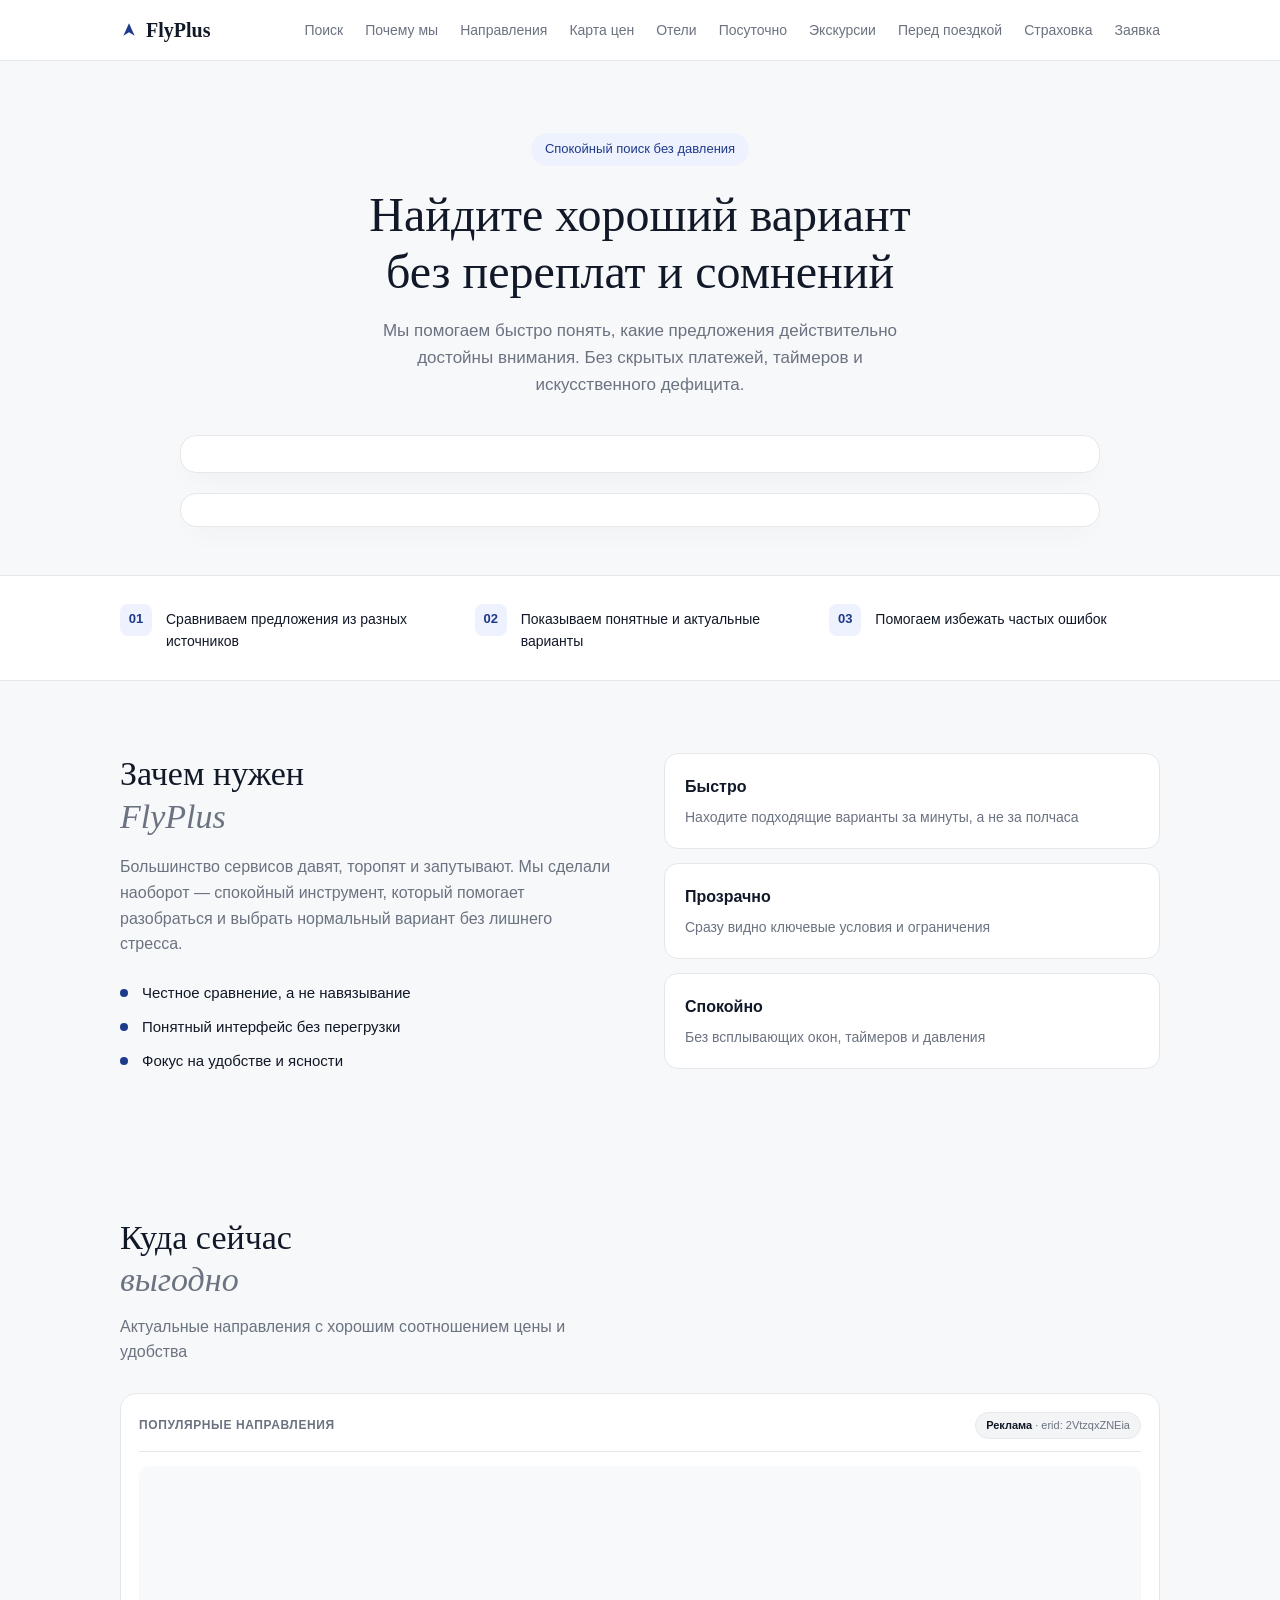
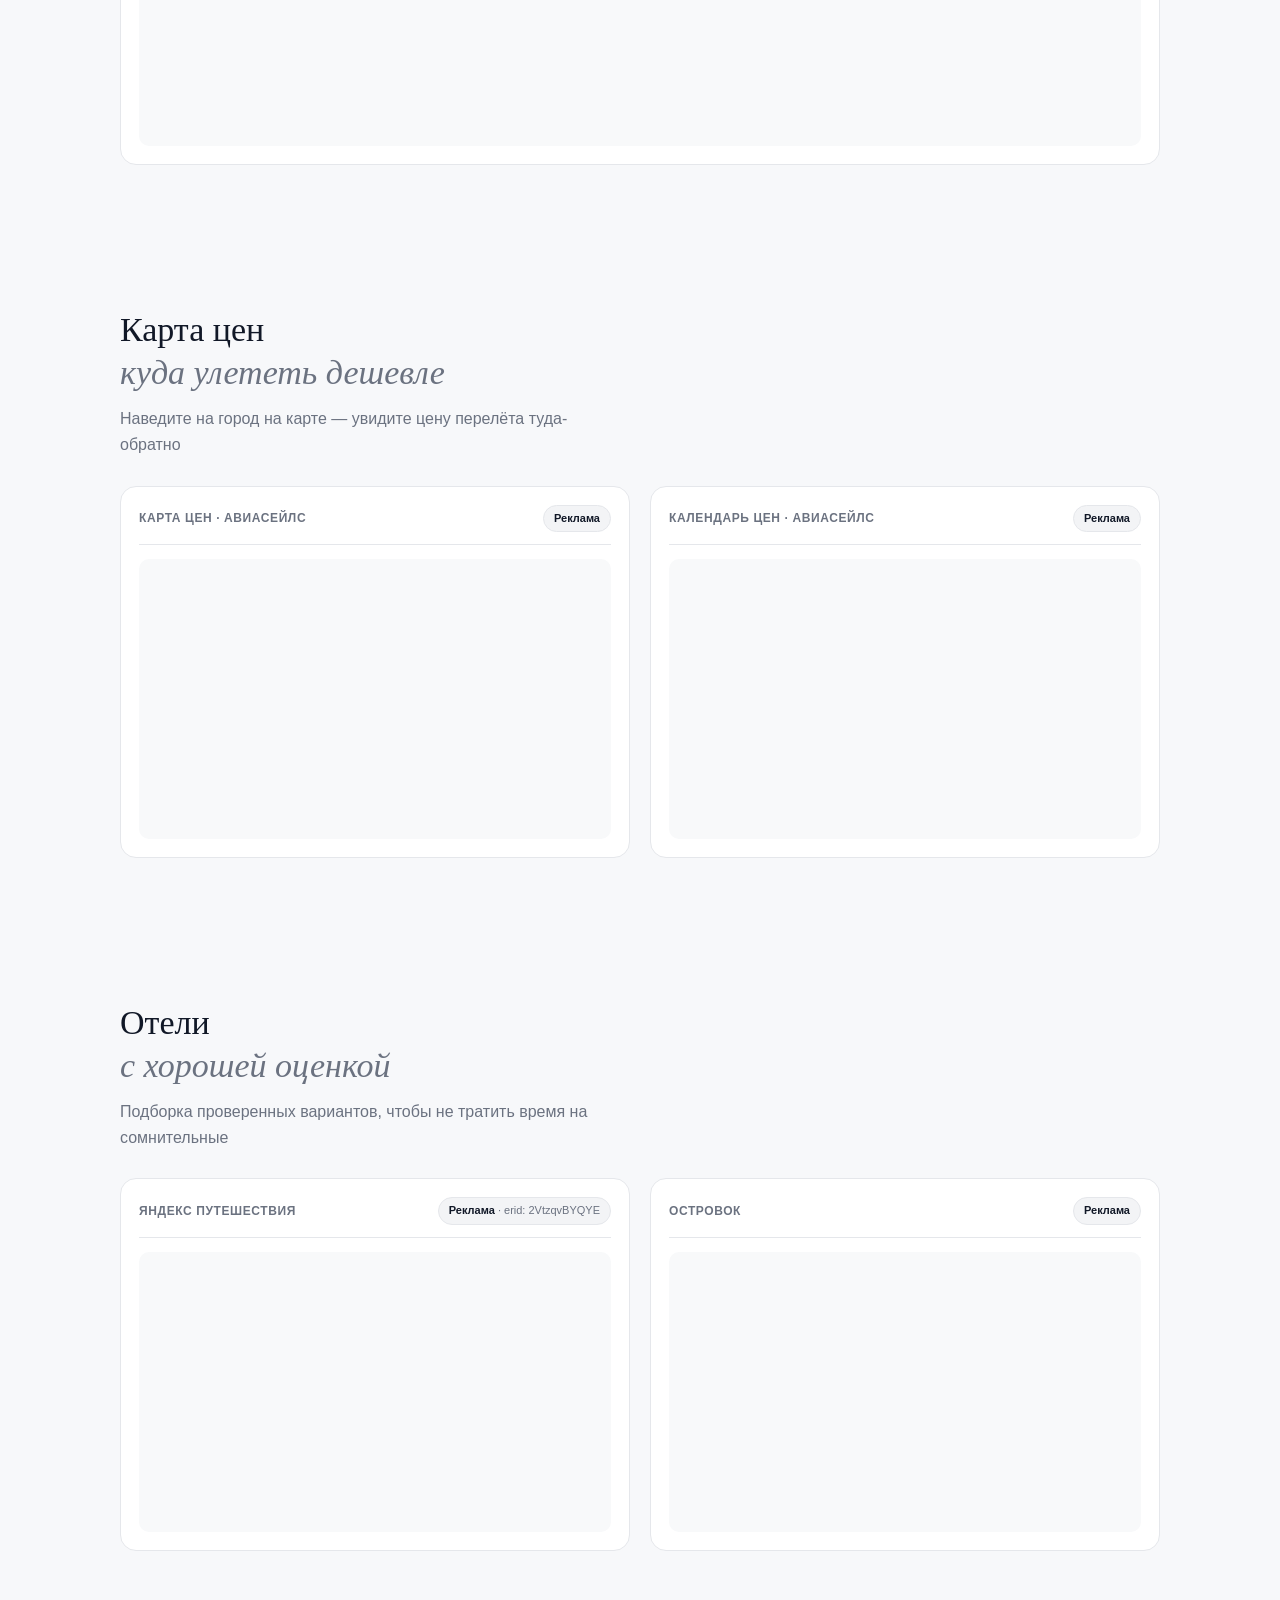
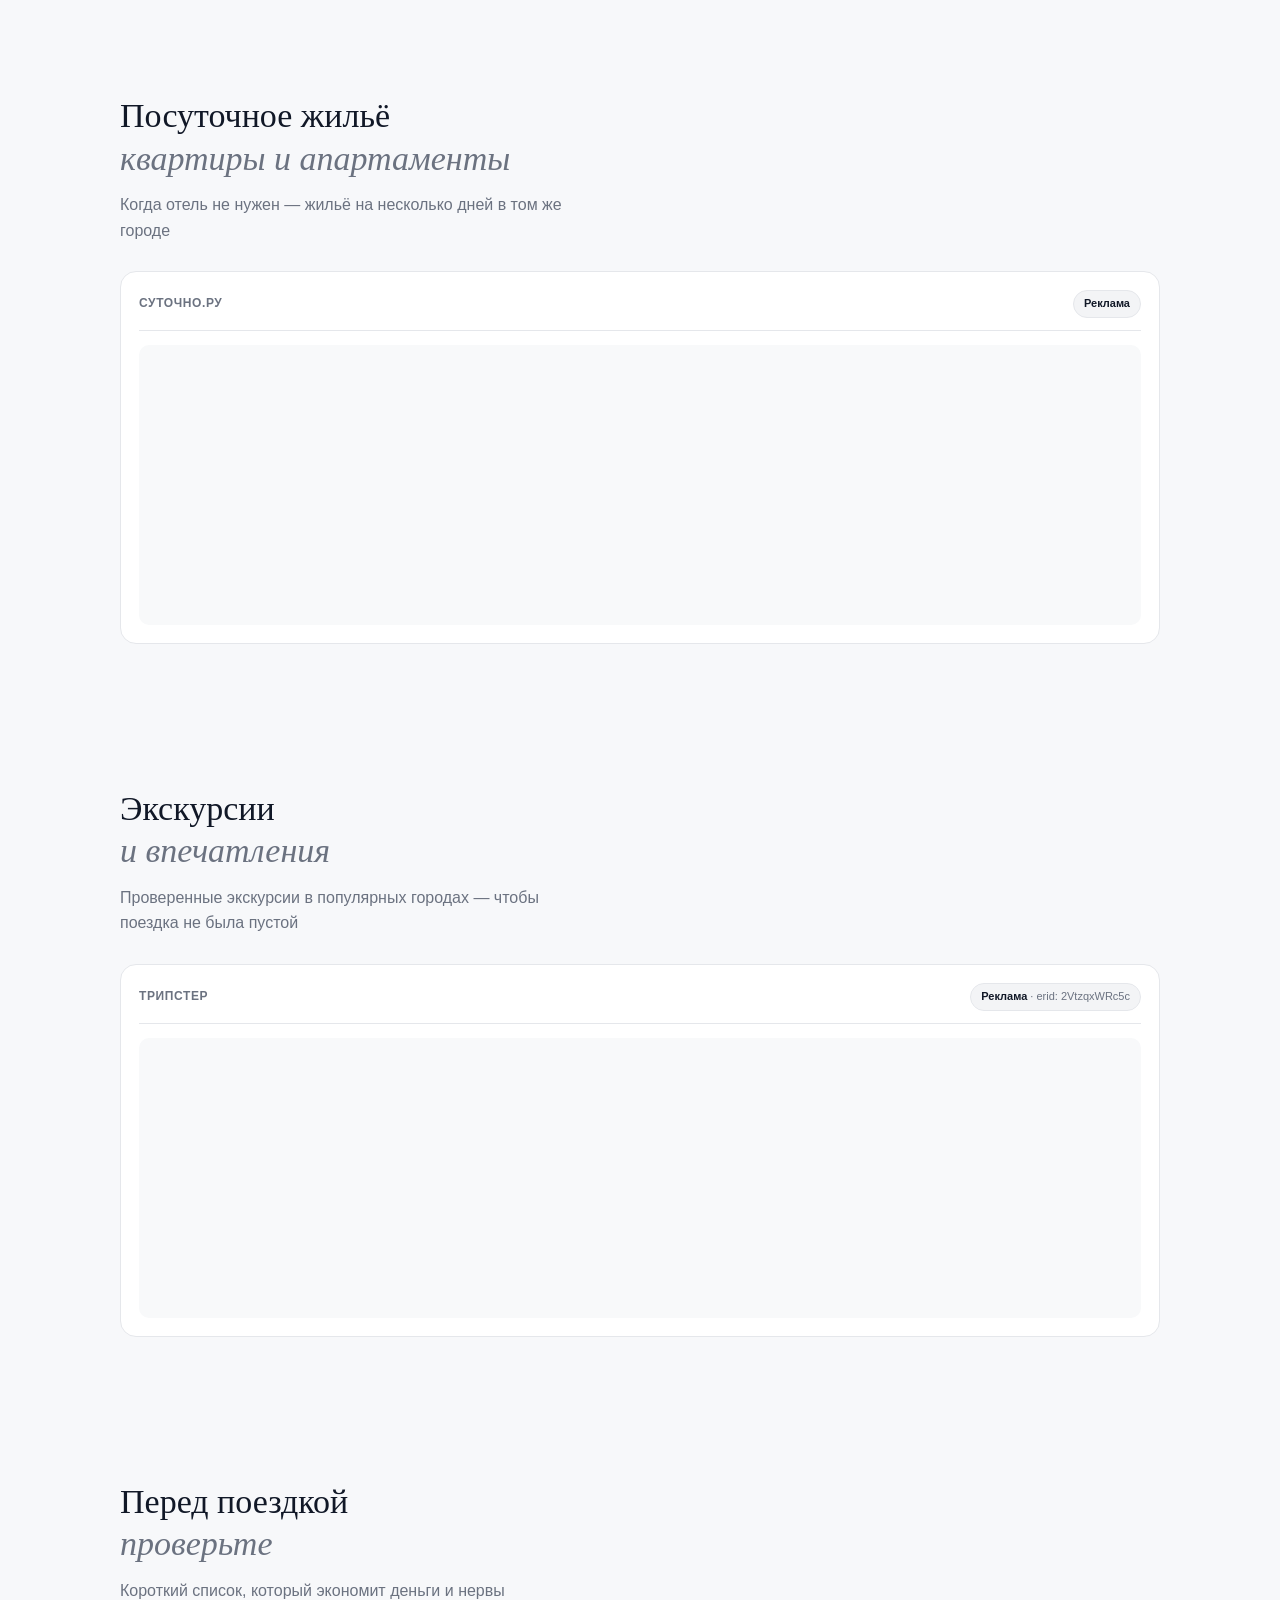
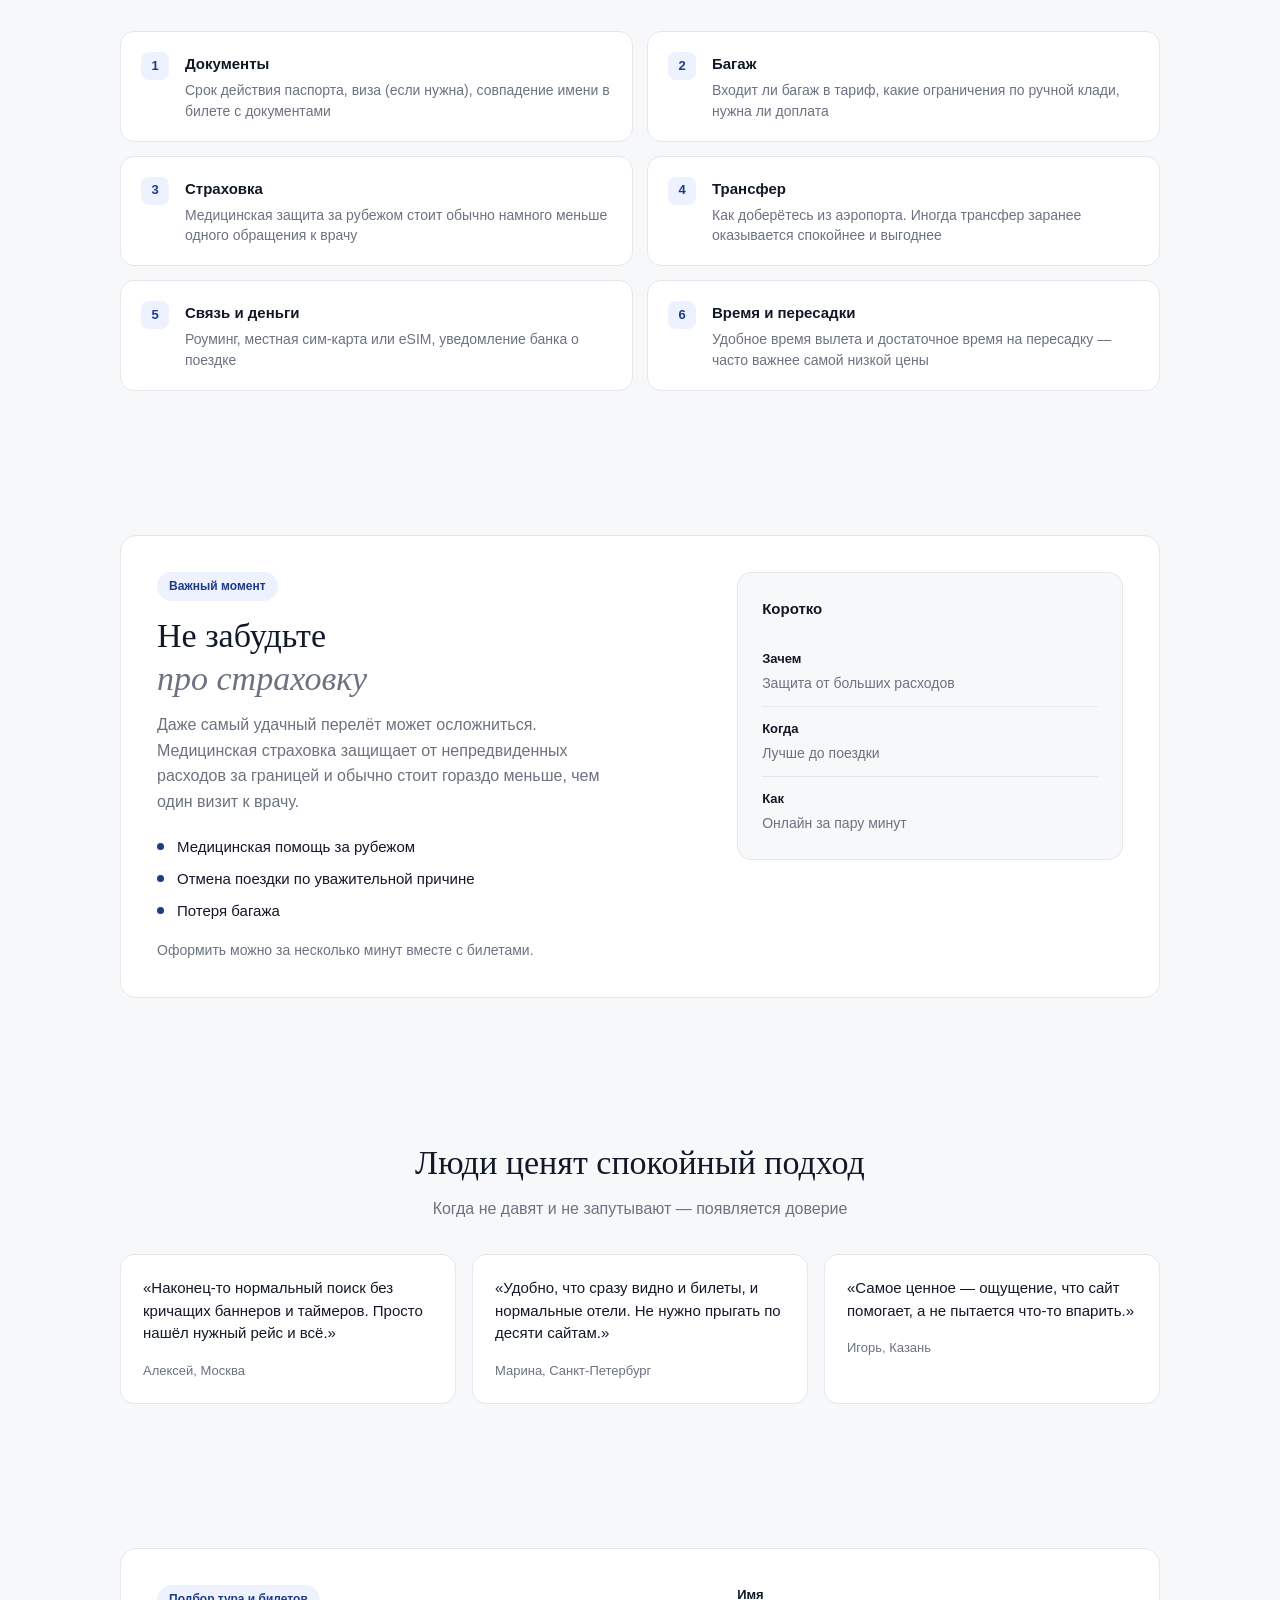
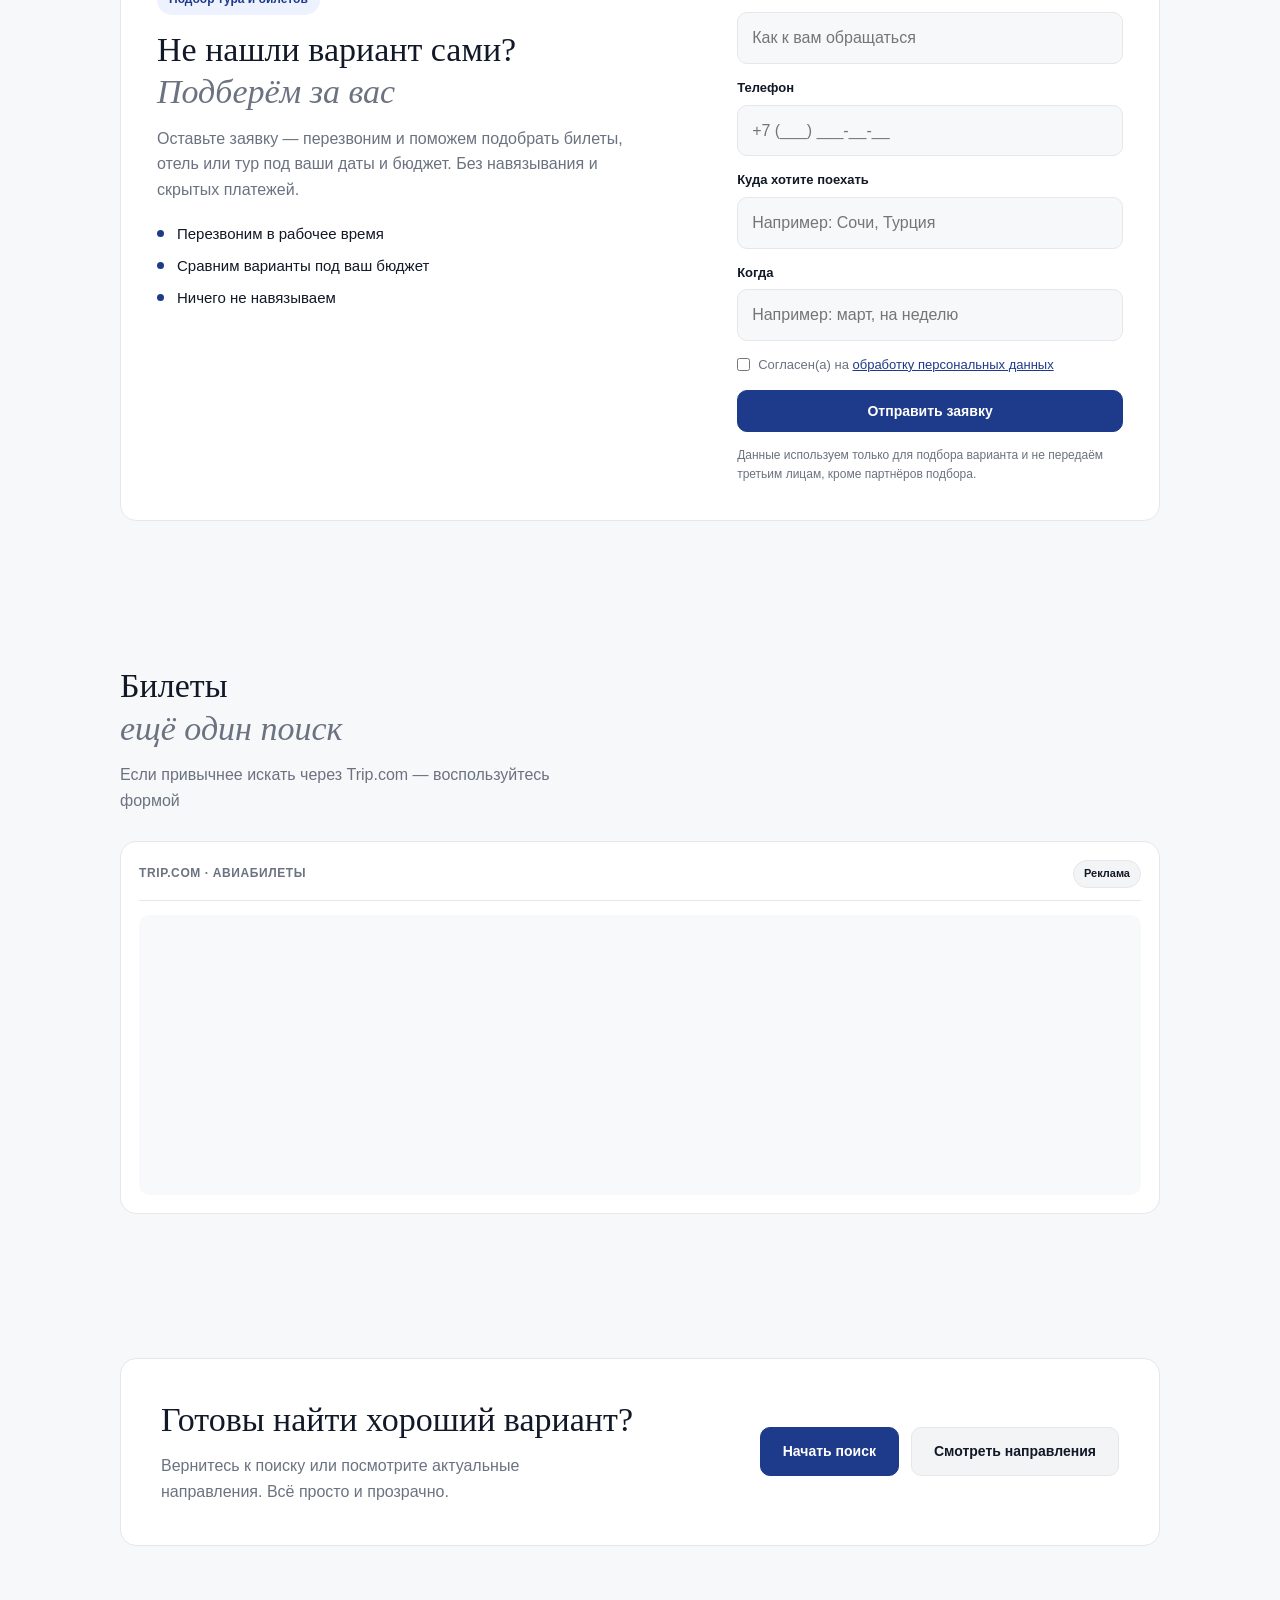
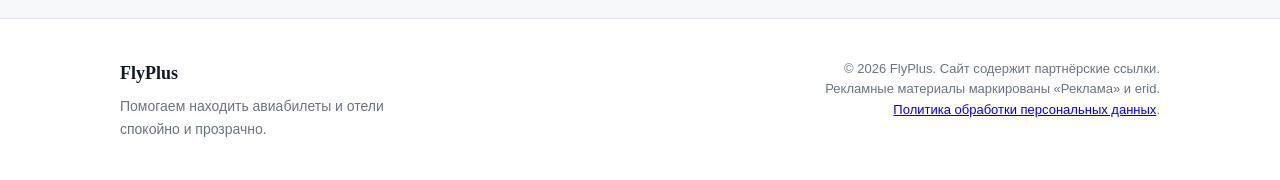
<file: index.html>
<!DOCTYPE html>
<html lang="ru">
<head>
  <meta charset="utf-8">
  <meta name="viewport" content="width=device-width, initial-scale=1, viewport-fit=cover">
  <title>FlyPlus — Умный поиск авиабилетов и отелей</title>
  <meta name="description" content="Спокойный поиск авиабилетов и отелей. Помогаем найти хороший вариант без давления, скрытых платежей и лишнего шума.">
  <link rel="canonical" href="https://flyplus.ru/">
  <meta name="theme-color" content="#F7F8FA">

  <meta property="og:type" content="website">
  <meta property="og:site_name" content="FlyPlus">
  <meta property="og:locale" content="ru_RU">
  <meta property="og:url" content="https://flyplus.ru/">
  <meta property="og:title" content="FlyPlus — Умный поиск авиабилетов и отелей">
  <meta property="og:description" content="Спокойный поиск без давления. Помогаем найти хороший вариант.">
  <meta property="og:image" content="https://flyplus.ru/og-image.jpg">

  <link rel="icon" href="data:image/svg+xml,%3Csvg xmlns='http://www.w3.org/2000/svg' viewBox='0 0 32 32'%3E%3Crect width='32' height='32' rx='8' fill='%23EEF2FF'/%3E%3Cpath d='M16 7l7 18-7-4-7 4z' fill='%231E3A8A'/%3E%3C/svg%3E">
  <link rel="stylesheet" href="css/style.css">

  <script>
    (function () {
      var script = document.createElement("script");
      script.async = 1;
      script.type = "module";
      script.src = "https://tpwidg.com/wl_web/main.js?wl_id=24086";
      document.head.appendChild(script);
    })();
  </script>

  <!-- Яндекс.Метрика. ЗАМЕНИТЬ XXXXXXXX на числовой ID счётчика —
       до замены (не цифры) код не выполняется и запросов к mc.yandex.ru нет. -->
  <script>
    window.YM_ID = 'XXXXXXXX';
    // Канал отправки заявок: сайт статический (без PHP), данные уходят в Google
    // Таблицу через Google Apps Script (own web app, CORS: * подтверждён).
    // Отправка — простой POST (Content-Type: text/plain), CORS-preflight не нужен.
    // Если канал меняется — заменить URL endpoint; проверка: tests/check_site.py.
    window.LEAD_CONFIG = { endpoint: 'https://script.google.com/macros/s/AKfycbyA_uusTR-T5fGx-kYPQJzZEk68xNfkAvoc8tSeCdADwjC4UjiES4dYju1hL-V5jta6/exec' };
    if (/^\d+$/.test(window.YM_ID)) {
      (function (m, e, t, r, i, k, a) {
        m[i] = m[i] || function () { (m[i].a = m[i].a || []).push(arguments); };
        m[i].l = 1 * new Date();
        for (var j = 0; j < document.scripts.length; j++) { if (document.scripts[j].src === r) { return; } }
        k = e.createElement(t); a = e.getElementsByTagName(t)[0];
        k.async = 1; k.src = r; a.parentNode.insertBefore(k, a);
      })(window, document, 'script', 'https://mc.yandex.ru/metrika/tag.js', 'ym');
      ym(window.YM_ID, 'init', { clickmap: true, trackLinks: true, accurateTrackBounce: true, webvisor: false });
    }
  </script>
  <noscript><div><img src="https://mc.yandex.ru/watch/XXXXXXXX" style="position:absolute;left:-9999px" alt="" /></div></noscript>
</head>
<body>

<header class="header">
  <div class="container header__in">
    <a href="/" class="logo" aria-label="FlyPlus">
      <svg viewBox="0 0 32 32" aria-hidden="true"><path d="M16 4l10 22-10-6-10 6z"/></svg>
      <span>FlyPlus</span>
    </a>
    <button class="burger" type="button" aria-label="Открыть меню" aria-expanded="false" aria-controls="main-nav">
      <span></span><span></span><span></span>
    </button>
    <nav class="nav" id="main-nav">
      <a href="#search">Поиск</a>
      <a href="#why">Почему мы</a>
      <a href="#directions">Направления</a>
      <a href="#map-prices">Карта цен</a>
      <a href="#hotels">Отели</a>
      <a href="#short-term">Посуточно</a>
      <a href="#excursions">Экскурсии</a>
      <a href="#checklist">Перед поездкой</a>
      <a href="#insurance">Страховка</a>
      <a href="#request">Заявка</a>
    </nav>
  </div>
</header>

<main>

  <!-- HERO -->
  <section class="hero container" id="search">
    <div class="hero__badge">Спокойный поиск без давления</div>
    <h1 class="hero-title">Найдите хороший вариант<br>без переплат и сомнений</h1>
    <p class="hero-subtitle">
      Мы помогаем быстро понять, какие предложения действительно достойны внимания.
      Без скрытых платежей, таймеров и искусственного дефицита.
    </p>

    <div class="search-wrapper">
      <div id="tpwl-search"></div>
    </div>

    <div class="results-wrapper">
      <div id="tpwl-tickets"></div>
    </div>
  </section>

  <!-- TRUST STRIP -->
  <section class="trust-strip">
    <div class="container trust-strip__in">
      <div class="trust-item">
        <div class="trust-item__num">01</div>
        <div class="trust-item__text">Сравниваем предложения из разных источников</div>
      </div>
      <div class="trust-item">
        <div class="trust-item__num">02</div>
        <div class="trust-item__text">Показываем понятные и актуальные варианты</div>
      </div>
      <div class="trust-item">
        <div class="trust-item__num">03</div>
        <div class="trust-item__text">Помогаем избежать частых ошибок</div>
      </div>
    </div>
  </section>

  <!-- WHY -->
  <section class="section container" id="why">
    <div class="why-grid">
      <div class="why-content">
        <h2 class="section-title">Зачем нужен<br><em>FlyPlus</em></h2>
        <p class="why-text">
          Большинство сервисов давят, торопят и запутывают. Мы сделали наоборот —
          спокойный инструмент, который помогает разобраться и выбрать нормальный вариант
          без лишнего стресса.
        </p>
        <ul class="why-list">
          <li>Честное сравнение, а не навязывание</li>
          <li>Понятный интерфейс без перегрузки</li>
          <li>Фокус на удобстве и ясности</li>
        </ul>
      </div>
      <div class="why-cards">
        <div class="why-card">
          <div class="why-card__title">Быстро</div>
          <div class="why-card__desc">Находите подходящие варианты за минуты, а не за полчаса</div>
        </div>
        <div class="why-card">
          <div class="why-card__title">Прозрачно</div>
          <div class="why-card__desc">Сразу видно ключевые условия и ограничения</div>
        </div>
        <div class="why-card">
          <div class="why-card__title">Спокойно</div>
          <div class="why-card__desc">Без всплывающих окон, таймеров и давления</div>
        </div>
      </div>
    </div>
  </section>

  <!-- DIRECTIONS -->
  <section class="section container" id="directions">
    <div class="section-head">
      <h2 class="section-title">Куда сейчас<br><em>выгодно</em></h2>
      <p class="section-desc">Актуальные направления с хорошим соотношением цены и удобства</p>
    </div>
    <div class="wcard">
      <div class="wcard__top">
        <span class="wcard__title">Популярные направления</span>
        <span class="ad-chip"><b>Реклама</b> · erid: 2VtzqxZNEia</span>
      </div>
      <div class="widget-container">
        <script async src="https://tpwidg.com/content?currency=rub&trs=191650&shmarker=388310&destination=AER&target_host=www.aviasales.ru%2Fsearch&locale=ru&limit=6&powered_by=true&primary=%230085FF&erid=2VtzqxZNEia&promo_id=4044&campaign_id=100" charset="utf-8"></script>
      </div>
    </div>
  </section>

  <!-- PRICE MAP -->
  <section class="section container" id="map-prices">
    <div class="section-head">
      <h2 class="section-title">Карта цен<br><em>куда улететь дешевле</em></h2>
      <p class="section-desc">Наведите на город на карте — увидите цену перелёта туда-обратно</p>
    </div>
    <div class="wcard-grid">
      <div class="wcard">
        <div class="wcard__top">
          <span class="wcard__title">Карта цен · Авиасейлс</span>
          <span class="ad-chip"><b>Реклама</b></span>
        </div>
        <div class="widget-container">
          <script async src="https://tpwidg.com/content?currency=rub&trs=191650&shmarker=388310&lat=&lng=&powered_by=true&search_host=www.aviasales.ru%2Fsearch&locale=ru&value_min=0&value_max=1000000&round_trip=true&only_direct=false&radius=1&draggable=true&disable_zoom=false&show_logo=false&scrollwheel=false&primary=%233FABDB&secondary=%23FFFFFF&light=%23FFFFFF&width=1500&height=500&zoom=2&promo_id=4054&campaign_id=100" charset="utf-8"></script>
        </div>
      </div>
      <div class="wcard">
        <div class="wcard__top">
          <span class="wcard__title">Календарь цен · Авиасейлс</span>
          <span class="ad-chip"><b>Реклама</b></span>
        </div>
        <div class="widget-container">
          <script async src="https://tpwidg.com/content?currency=rub&trs=191650&shmarker=388310&searchUrl=www.aviasales.ru%2Fsearch&locale=ru&powered_by=true&origin=MOW&destination=AER&one_way=false&only_direct=false&period=year&range=7%2C14&primary=%230C73FE&color_background=%23FFFFFF&dark=%23000000&light=%23FFFFFF&achieve=%2345AD35&promo_id=4041&campaign_id=100" charset="utf-8"></script>
        </div>
      </div>
    </div>
  </section>

  <!-- HOTELS -->
  <section class="section container" id="hotels">
    <div class="section-head">
      <h2 class="section-title">Отели<br><em>с хорошей оценкой</em></h2>
      <p class="section-desc">Подборка проверенных вариантов, чтобы не тратить время на сомнительные</p>
    </div>
    <div class="wcard-grid">
      <div class="wcard">
        <div class="wcard__top">
          <span class="wcard__title">Яндекс Путешествия</span>
          <span class="ad-chip"><b>Реклама</b> · erid: 2VtzqvBYQYE</span>
        </div>
        <div class="widget-container">
          <script async src="https://tpwidg.com/content?trs=191650&shmarker=388310&city=239&theme=light&powered_by=false&erid=2VtzqvBYQYE&campaign_id=193&promo_id=8631" charset="utf-8"></script>
        </div>
      </div>
      <div class="wcard">
        <div class="wcard__top">
          <span class="wcard__title">Островок</span>
          <span class="ad-chip"><b>Реклама</b></span>
        </div>
        <div class="widget-container">
          <script async src="https://tpwidg.com/content?trs=191650&shmarker=388310&locale=ru&region_id=5580&region_name=%D0%A1%D0%BE%D1%87%D0%B8&logo=false&powered_by=false&campaign_id=459&promo_id=7148" charset="utf-8"></script>
        </div>
      </div>
    </div>
  </section>

  <!-- SHORT-TERM HOUSING -->
  <section class="section container" id="short-term">
    <div class="section-head">
      <h2 class="section-title">Посуточное жильё<br><em>квартиры и апартаменты</em></h2>
      <p class="section-desc">Когда отель не нужен — жильё на несколько дней в том же городе</p>
    </div>
    <div class="wcard">
      <div class="wcard__top">
        <span class="wcard__title">Суточно.ру</span>
        <span class="ad-chip"><b>Реклама</b></span>
      </div>
      <div class="widget-container">
        <script async src="https://tpwidg.com/content?trs=191650&shmarker=388310&locale=ru&destination=%D0%A1%D0%BE%D1%87%D0%B8&powered_by=false&plain=true&border_radius=5&color_background=%23FFFFFF&color_border=%23DDDDDD&color_button=%23F51449&color_icons=%23F51449&promo_id=2719&campaign_id=99" charset="utf-8"></script>
      </div>
    </div>
  </section>

  <!-- EXCURSIONS -->
  <section class="section container" id="excursions">
    <div class="section-head">
      <h2 class="section-title">Экскурсии<br><em>и впечатления</em></h2>
      <p class="section-desc">Проверенные экскурсии в популярных городах — чтобы поездка не была пустой</p>
    </div>
    <div class="wcard">
      <div class="wcard__top">
        <span class="wcard__title">Трипстер</span>
        <span class="ad-chip"><b>Реклама</b> · erid: 2VtzqxWRc5c</span>
      </div>
      <div class="widget-container">
        <script async src="https://tpwidg.com/content?trs=191650&shmarker=388310&num=3&powered_by=false&widget_template=horizontal&logo=true&widgetbar=false&nolistbutton=false&price=false&widgetbar_position=top&erid=2VtzqxWRc5c&promo_id=1499&campaign_id=11" charset="utf-8"></script>
      </div>
    </div>
  </section>

  <!-- CHECKLIST - Protection from mistakes -->
  <section class="section container" id="checklist">
    <div class="section-head">
      <h2 class="section-title">Перед поездкой<br><em>проверьте</em></h2>
      <p class="section-desc">Короткий список, который экономит деньги и нервы</p>
    </div>

    <div class="checklist">
      <div class="checklist__item">
        <div class="checklist__num">1</div>
        <div class="checklist__body">
          <div class="checklist__title">Документы</div>
          <div class="checklist__text">Срок действия паспорта, виза (если нужна), совпадение имени в билете с документами</div>
        </div>
      </div>
      <div class="checklist__item">
        <div class="checklist__num">2</div>
        <div class="checklist__body">
          <div class="checklist__title">Багаж</div>
          <div class="checklist__text">Входит ли багаж в тариф, какие ограничения по ручной клади, нужна ли доплата</div>
        </div>
      </div>
      <div class="checklist__item">
        <div class="checklist__num">3</div>
        <div class="checklist__body">
          <div class="checklist__title">Страховка</div>
          <div class="checklist__text">Медицинская защита за рубежом стоит обычно намного меньше одного обращения к врачу</div>
        </div>
      </div>
      <div class="checklist__item">
        <div class="checklist__num">4</div>
        <div class="checklist__body">
          <div class="checklist__title">Трансфер</div>
          <div class="checklist__text">Как доберётесь из аэропорта. Иногда трансфер заранее оказывается спокойнее и выгоднее</div>
        </div>
      </div>
      <div class="checklist__item">
        <div class="checklist__num">5</div>
        <div class="checklist__body">
          <div class="checklist__title">Связь и деньги</div>
          <div class="checklist__text">Роуминг, местная сим-карта или eSIM, уведомление банка о поездке</div>
        </div>
      </div>
      <div class="checklist__item">
        <div class="checklist__num">6</div>
        <div class="checklist__body">
          <div class="checklist__title">Время и пересадки</div>
          <div class="checklist__text">Удобное время вылета и достаточное время на пересадку — часто важнее самой низкой цены</div>
        </div>
      </div>
    </div>
  </section>

  <!-- INSURANCE -->
  <section class="section container" id="insurance">
    <div class="insurance">
      <div class="insurance__content">
        <div class="insurance__badge">Важный момент</div>
        <h2 class="section-title" style="margin-bottom: 12px;">Не забудьте<br><em>про страховку</em></h2>
        <p class="insurance__text">
          Даже самый удачный перелёт может осложниться. Медицинская страховка защищает
          от непредвиденных расходов за границей и обычно стоит гораздо меньше,
          чем один визит к врачу.
        </p>
        <ul class="insurance__list">
          <li>Медицинская помощь за рубежом</li>
          <li>Отмена поездки по уважительной причине</li>
          <li>Потеря багажа</li>
        </ul>
        <p class="insurance__note">Оформить можно за несколько минут вместе с билетами.</p>
      </div>
      <div class="insurance__side">
        <div class="insurance__card">
          <div class="insurance__card-title">Коротко</div>
          <div class="insurance__card-item">
            <strong>Зачем</strong>
            <span>Защита от больших расходов</span>
          </div>
          <div class="insurance__card-item">
            <strong>Когда</strong>
            <span>Лучше до поездки</span>
          </div>
          <div class="insurance__card-item">
            <strong>Как</strong>
            <span>Онлайн за пару минут</span>
          </div>
        </div>
      </div>
    </div>
  </section>

  <!-- SOCIAL PROOF -->
  <section class="section container">
    <div class="proof">
      <h2 class="section-title" style="text-align:center; margin-bottom: 12px;">Люди ценят спокойный подход</h2>
      <p class="proof__lead">Когда не давят и не запутывают — появляется доверие</p>

      <div class="proof-grid">
        <div class="proof-card">
          <div class="proof-card__text">«Наконец-то нормальный поиск без кричащих баннеров и таймеров. Просто нашёл нужный рейс и всё.»</div>
          <div class="proof-card__author">Алексей, Москва</div>
        </div>
        <div class="proof-card">
          <div class="proof-card__text">«Удобно, что сразу видно и билеты, и нормальные отели. Не нужно прыгать по десяти сайтам.»</div>
          <div class="proof-card__author">Марина, Санкт-Петербург</div>
        </div>
        <div class="proof-card">
          <div class="proof-card__text">«Самое ценное — ощущение, что сайт помогает, а не пытается что-то впарить.»</div>
          <div class="proof-card__author">Игорь, Казань</div>
        </div>
      </div>
    </div>
  </section>

  <!-- REQUEST FORM -->
  <section class="section container" id="request">
    <div class="request">
      <div class="request__content">
        <div class="request__badge">Подбор тура и билетов</div>
        <h2 class="section-title">Не нашли вариант сами?<br><em>Подберём за вас</em></h2>
        <p class="request__text">
          Оставьте заявку — перезвоним и поможем подобрать билеты, отель или тур
          под ваши даты и бюджет. Без навязывания и скрытых платежей.
        </p>
        <ul class="request__list">
          <li>Перезвоним в рабочее время</li>
          <li>Сравним варианты под ваш бюджет</li>
          <li>Ничего не навязываем</li>
        </ul>
      </div>
      <form class="lead-form" id="lead-form" method="post" novalidate>
        <div class="lead-form__row">
          <label for="lf-name">Имя</label>
          <input type="text" id="lf-name" name="name" autocomplete="name" required placeholder="Как к вам обращаться">
        </div>
        <div class="lead-form__row">
          <label for="lf-phone">Телефон</label>
          <input type="tel" id="lf-phone" name="phone" autocomplete="tel" required placeholder="+7 (___) ___-__-__">
        </div>
        <div class="lead-form__row">
          <label for="lf-direction">Куда хотите поехать</label>
          <input type="text" id="lf-direction" name="direction" placeholder="Например: Сочи, Турция">
        </div>
        <div class="lead-form__row">
          <label for="lf-dates">Когда</label>
          <input type="text" id="lf-dates" name="dates" placeholder="Например: март, на неделю">
        </div>
        <input type="hidden" id="lf-ts" name="ts" value="">
        <div class="hp" aria-hidden="true">
          <label for="lf-website">Не заполняйте это поле</label>
          <input type="text" id="lf-website" name="website" class="hp" tabindex="-1" autocomplete="off">
        </div>
        <label class="lead-form__consent">
          <input type="checkbox" name="consent" value="1" required>
          <span>Согласен(а) на <a href="policy.html" target="_blank" rel="noopener">обработку персональных данных</a></span>
        </label>
        <div class="lead-form__errors" id="lead-form-errors" role="alert" hidden></div>
        <noscript>
          <p class="lead-form__note">Отправка заявок требует включённого JavaScript — включите его и повторите отправку.</p>
        </noscript>
        <button class="btn btn-primary lead-form__submit" type="submit">Отправить заявку</button>
        <p class="lead-form__note">Данные используем только для подбора варианта и не передаём третьим лицам, кроме партнёров подбора.</p>
      </form>
    </div>
  </section>

  <!-- TICKET SEARCH ALT -->
  <section class="section container" id="tickets-alt">
    <div class="section-head">
      <h2 class="section-title">Билеты<br><em>ещё один поиск</em></h2>
      <p class="section-desc">Если привычнее искать через Trip.com — воспользуйтесь формой</p>
    </div>
    <div class="wcard">
      <div class="wcard__top">
        <span class="wcard__title">Trip.com · Авиабилеты</span>
        <span class="ad-chip"><b>Реклама</b></span>
      </div>
      <div class="widget-container">
        <script async src="https://tpwidg.com/content?trs=191650&shmarker=388310&locale=ru&curr=RUB&default_origin=%D0%9C%D0%BE%D1%81%D0%BA%D0%B2%D0%B0&default_destination=%D0%A1%D0%BE%D1%87%D0%B8&powered_by=false&border_radius=0&plain=true&color_button=%232681ff&color_button_text=%23ffffff&color_border=%232681ff&promo_id=4132&campaign_id=121" charset="utf-8"></script>
      </div>
    </div>
  </section>

  <!-- FINAL CTA -->
  <section class="section container" id="final">
    <div class="final-block">
      <div class="final-block__content">
        <h2 class="section-title" style="margin-bottom: 12px;">Готовы найти хороший вариант?</h2>
        <p>Вернитесь к поиску или посмотрите актуальные направления. Всё просто и прозрачно.</p>
      </div>
      <div class="final-block__actions">
        <a href="#search" class="btn btn-primary">Начать поиск</a>
        <a href="#directions" class="btn">Смотреть направления</a>
      </div>
    </div>
  </section>

</main>

<footer class="footer">
  <div class="container footer__in">
    <div class="footer__left">
      <div class="footer__logo">FlyPlus</div>
      <p>Помогаем находить авиабилеты и отели спокойно и прозрачно.</p>
    </div>
    <div class="footer__right">
      <p class="footer__legal">© 2026 FlyPlus. Сайт содержит партнёрские ссылки. Рекламные материалы маркированы «Реклама» и erid. <a href="policy.html">Политика обработки персональных данных</a>.</p>
    </div>
  </div>
</footer>

<script src="js/main.js" defer></script>
</body>
</html>
</file>
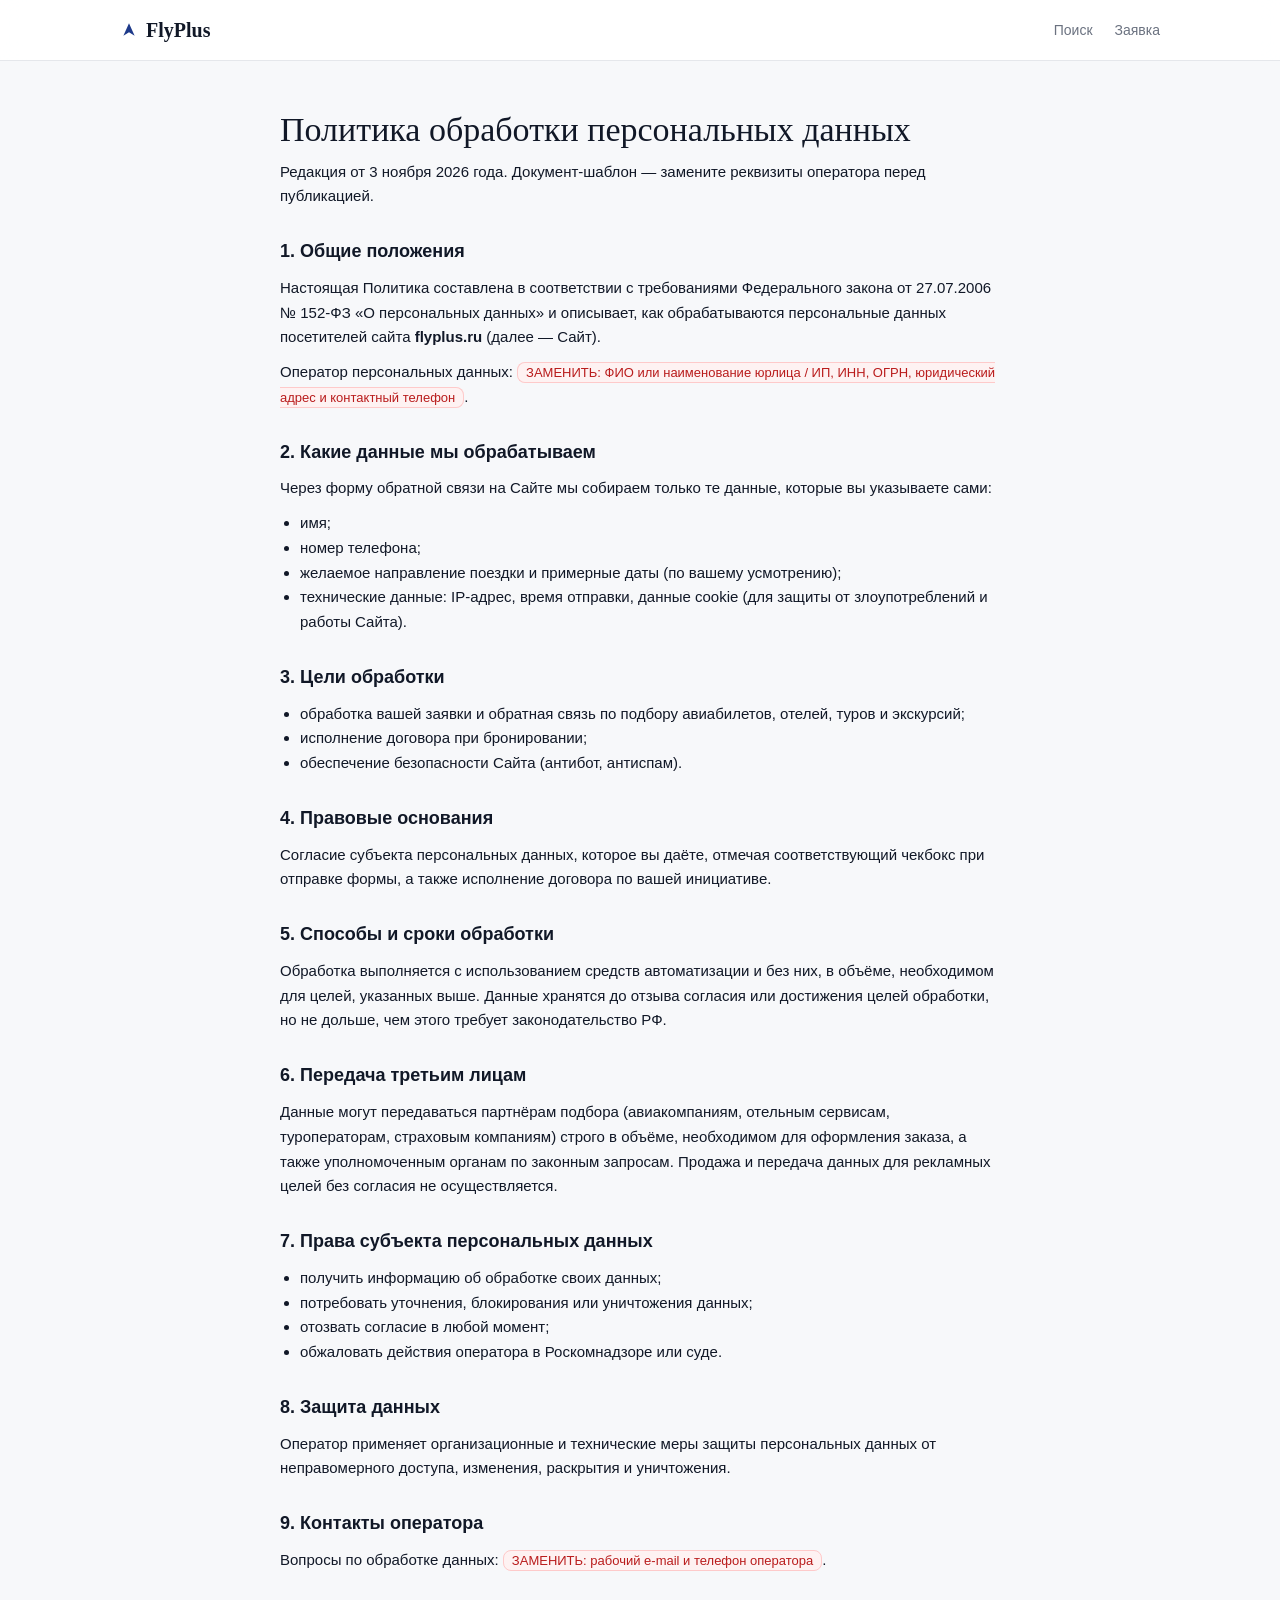
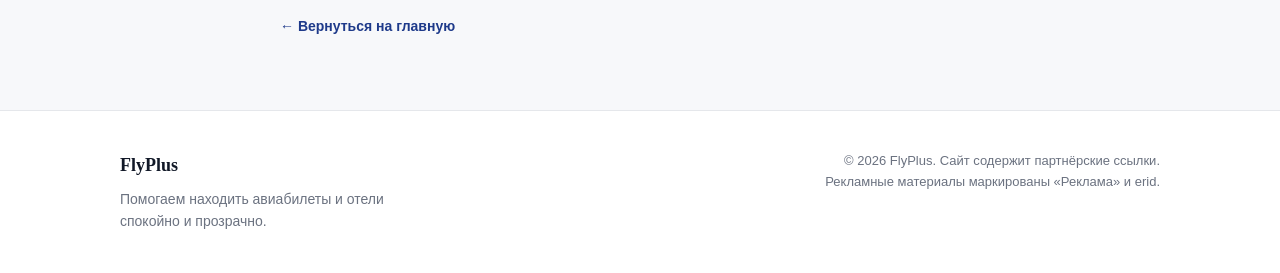
<file: policy.html>
<!DOCTYPE html>
<html lang="ru">
<head>
  <meta charset="utf-8">
  <meta name="viewport" content="width=device-width, initial-scale=1, viewport-fit=cover">
  <title>Политика обработки персональных данных — FlyPlus</title>
  <meta name="robots" content="noindex">
  <link rel="icon" href="data:image/svg+xml,%3Csvg xmlns='http://www.w3.org/2000/svg' viewBox='0 0 32 32'%3E%3Crect width='32' height='32' rx='8' fill='%23EEF2FF'/%3E%3Cpath d='M16 7l7 18-7-4-7 4z' fill='%231E3A8A'/%3E%3C/svg%3E">
  <link rel="stylesheet" href="css/style.css">
  <style>
    .policy { max-width: 760px; margin: 0 auto; padding: 48px 20px 72px; }
    .policy h1 { font-family: var(--font-serif); font-size: clamp(26px, 4vw, 34px); font-weight: 400; line-height: 1.25; margin-bottom: 8px; }
    .policy__updated { font-size: 13px; color: var(--muted); margin-bottom: 32px; }
    .policy h2 { font-size: 18px; font-weight: 600; margin: 28px 0 10px; }
    .policy p, .policy li { font-size: 15px; color: var(--text); line-height: 1.65; }
    .policy p { margin-bottom: 10px; }
    .policy ul { margin: 0 0 12px 20px; }
    .policy__placeholder { background: #FEF2F2; border: 1px solid #FECACA; border-radius: 8px; padding: 2px 8px; font-size: 13px; color: #B91C1C; }
    .policy__back { display: inline-block; margin-top: 32px; font-size: 14px; color: var(--accent); font-weight: 600; text-decoration: none; }
    .policy__back:hover { text-decoration: underline; }
  </style>
</head>
<body>

<header class="header">
  <div class="container header__in">
    <a href="index.html" class="logo" aria-label="FlyPlus — на главную">
      <svg viewBox="0 0 32 32" aria-hidden="true"><path d="M16 4l10 22-10-6-10 6z"/></svg>
      <span>FlyPlus</span>
    </a>
    <nav class="nav" id="main-nav" aria-label="Разделы">
      <a href="index.html#search">Поиск</a>
      <a href="index.html#request">Заявка</a>
    </nav>
  </div>
</header>

<main class="policy">
  <h1>Политика обработки персональных данных</h1>
  <p class="policy__updated">Редакция от 3 ноября 2026 года. Документ-шаблон — замените реквизиты оператора перед публикацией.</p>

  <h2>1. Общие положения</h2>
  <p>Настоящая Политика составлена в соответствии с требованиями Федерального закона от 27.07.2006 № 152-ФЗ «О персональных данных» и описывает, как обрабатываются персональные данных посетителей сайта <strong>flyplus.ru</strong> (далее — Сайт).</p>
  <p>Оператор персональных данных: <span class="policy__placeholder">ЗАМЕНИТЬ: ФИО или наименование юрлица / ИП, ИНН, ОГРН, юридический адрес и контактный телефон</span>.</p>

  <h2>2. Какие данные мы обрабатываем</h2>
  <p>Через форму обратной связи на Сайте мы собираем только те данные, которые вы указываете сами:</p>
  <ul>
    <li>имя;</li>
    <li>номер телефона;</li>
    <li>желаемое направление поездки и примерные даты (по вашему усмотрению);</li>
    <li>технические данные: IP-адрес, время отправки, данные cookie (для защиты от злоупотреблений и работы Сайта).</li>
  </ul>

  <h2>3. Цели обработки</h2>
  <ul>
    <li>обработка вашей заявки и обратная связь по подбору авиабилетов, отелей, туров и экскурсий;</li>
    <li>исполнение договора при бронировании;</li>
    <li>обеспечение безопасности Сайта (антибот, антиспам).</li>
  </ul>

  <h2>4. Правовые основания</h2>
  <p>Согласие субъекта персональных данных, которое вы даёте, отмечая соответствующий чекбокс при отправке формы, а также исполнение договора по вашей инициативе.</p>

  <h2>5. Способы и сроки обработки</h2>
  <p>Обработка выполняется с использованием средств автоматизации и без них, в объёме, необходимом для целей, указанных выше. Данные хранятся до отзыва согласия или достижения целей обработки, но не дольше, чем этого требует законодательство РФ.</p>

  <h2>6. Передача третьим лицам</h2>
  <p>Данные могут передаваться партнёрам подбора (авиакомпаниям, отельным сервисам, туроператорам, страховым компаниям) строго в объёме, необходимом для оформления заказа, а также уполномоченным органам по законным запросам. Продажа и передача данных для рекламных целей без согласия не осуществляется.</p>

  <h2>7. Права субъекта персональных данных</h2>
  <ul>
    <li>получить информацию об обработке своих данных;</li>
    <li>потребовать уточнения, блокирования или уничтожения данных;</li>
    <li>отозвать согласие в любой момент;</li>
    <li>обжаловать действия оператора в Роскомнадзоре или суде.</li>
  </ul>

  <h2>8. Защита данных</h2>
  <p>Оператор применяет организационные и технические меры защиты персональных данных от неправомерного доступа, изменения, раскрытия и уничтожения.</p>

  <h2>9. Контакты оператора</h2>
  <p>Вопросы по обработке данных: <span class="policy__placeholder">ЗАМЕНИТЬ: рабочий e-mail и телефон оператора</span>.</p>

  <a class="policy__back" href="index.html">← Вернуться на главную</a>
</main>

<footer class="footer">
  <div class="container footer__in">
    <div class="footer__left">
      <div class="footer__logo">FlyPlus</div>
      <p>Помогаем находить авиабилеты и отели спокойно и прозрачно.</p>
    </div>
    <div class="footer__right">
      <p class="footer__legal">© 2026 FlyPlus. Сайт содержит партнёрские ссылки. Рекламные материалы маркированы «Реклама» и erid.</p>
    </div>
  </div>
</footer>

</body>
</html>
</file>
<file: css/style.css>
:root {
  --bg: #F7F8FA;
  --surface: #FFFFFF;
  --text: #111827;
  --muted: #6B7280;
  --accent: #1E3A8A;
  --accent-soft: #EEF2FF;
  --border: #E5E7EB;
  --radius: 16px;
  --font-serif: "Playfair Display", ui-serif, Georgia, serif;
  --font-sans: -apple-system, BlinkMacSystemFont, "Segoe UI", Roboto, Helvetica, Arial, sans-serif;
  --shadow: 0 10px 30px -12px rgba(0,0,0,0.08);
}

*, *::before, *::after { box-sizing: border-box; margin: 0; padding: 0; }

@media (prefers-reduced-motion: reduce) {
  * { animation: none !important; transition: none !important; scroll-behavior: auto !important; }
}

html { scroll-behavior: smooth; }

body {
  font-family: var(--font-sans);
  background: var(--bg);
  color: var(--text);
  line-height: 1.6;
  -webkit-font-smoothing: antialiased;
}

.container {
  max-width: 1080px;
  margin: 0 auto;
  padding-left: max(20px, env(safe-area-inset-left));
  padding-right: max(20px, env(safe-area-inset-right));
}

/* Header */
.header {
  position: sticky;
  top: 0;
  z-index: 50;
  background: rgba(255,255,255,0.9);
  backdrop-filter: blur(12px);
  border-bottom: 1px solid var(--border);
  padding: 14px 0;
}

.header__in {
  display: flex;
  align-items: center;
  justify-content: space-between;
  position: relative;
}

.logo {
  display: flex;
  align-items: center;
  gap: 8px;
  font-family: var(--font-serif);
  font-size: 20px;
  font-weight: 600;
  color: var(--text);
  text-decoration: none;
}

.logo svg { width: 18px; fill: var(--accent); }

.nav { display: flex; gap: 22px; }
.nav a {
  font-size: 14px;
  color: var(--muted);
  text-decoration: none;
  font-weight: 500;
  transition: color .2s;
}
.nav a:hover { color: var(--text); }

/* Burger (mobile menu toggle) */
.burger {
  display: none;
  flex-direction: column;
  justify-content: center;
  gap: 4px;
  width: 40px;
  height: 40px;
  padding: 8px;
  background: none;
  border: 1px solid var(--border);
  border-radius: 10px;
  cursor: pointer;
}
.burger span {
  display: block;
  height: 2px;
  width: 100%;
  background: var(--text);
  border-radius: 2px;
  transition: transform .2s, opacity .2s;
}
.burger[aria-expanded="true"] span:nth-child(1) { transform: translateY(6px) rotate(45deg); }
.burger[aria-expanded="true"] span:nth-child(2) { opacity: 0; }
.burger[aria-expanded="true"] span:nth-child(3) { transform: translateY(-6px) rotate(-45deg); }

/* Hero */
.hero {
  padding-block: 72px 48px;
  text-align: center;
}

.hero__badge {
  display: inline-block;
  font-size: 13px;
  font-weight: 500;
  color: var(--accent);
  background: var(--accent-soft);
  padding: 6px 14px;
  border-radius: 100px;
  margin-bottom: 20px;
}

.hero-title {
  font-family: var(--font-serif);
  font-size: clamp(32px, 5vw, 48px);
  font-weight: 400;
  line-height: 1.2;
  margin-bottom: 16px;
}

.hero-subtitle {
  max-width: 540px;
  margin: 0 auto 36px;
  color: var(--muted);
  font-size: 17px;
}

.search-wrapper {
  max-width: 920px;
  margin: 0 auto;
  background: var(--surface);
  border: 1px solid var(--border);
  border-radius: var(--radius);
  padding: 18px;
  box-shadow: var(--shadow);
}

.results-wrapper {
  max-width: 920px;
  margin: 20px auto 0;
  min-height: 12px;
}

.results-wrapper:not(:empty) {
  background: var(--surface);
  border: 1px solid var(--border);
  border-radius: var(--radius);
  padding: 16px;
  box-shadow: var(--shadow);
}

#tpwl-search, #tpwl-tickets { width: 100%; }

/* Trust strip */
.trust-strip {
  background: var(--surface);
  border-top: 1px solid var(--border);
  border-bottom: 1px solid var(--border);
  padding: 28px 0;
}

.trust-strip__in {
  display: grid;
  grid-template-columns: repeat(3, 1fr);
  gap: 24px;
}

.trust-item {
  display: flex;
  gap: 14px;
  align-items: flex-start;
}

.trust-item__num {
  font-size: 13px;
  font-weight: 600;
  color: var(--accent);
  background: var(--accent-soft);
  width: 32px;
  height: 32px;
  border-radius: 8px;
  display: grid;
  place-items: center;
  flex-shrink: 0;
}

.trust-item__text {
  font-size: 14px;
  color: var(--text);
  padding-top: 4px;
}

/* Sections */
.section { padding-block: 72px; }

.section-title {
  font-family: var(--font-serif);
  font-size: clamp(26px, 4vw, 34px);
  font-weight: 400;
  line-height: 1.25;
  margin-bottom: 12px;
}

.section-title em {
  color: var(--muted);
  font-style: italic;
}

.section-head { margin-bottom: 28px; }

.section-desc {
  color: var(--muted);
  font-size: 16px;
  max-width: 480px;
}

/* Why */
.why-grid {
  display: grid;
  grid-template-columns: 1fr 1fr;
  gap: 48px;
  align-items: start;
}

.why-text {
  color: var(--muted);
  margin: 16px 0 24px;
  font-size: 16px;
}

.why-list {
  list-style: none;
  display: flex;
  flex-direction: column;
  gap: 10px;
}

.why-list li {
  position: relative;
  padding-left: 22px;
  font-size: 15px;
}

.why-list li::before {
  content: "";
  position: absolute;
  left: 0;
  top: 8px;
  width: 8px;
  height: 8px;
  border-radius: 50%;
  background: var(--accent);
}

.why-cards {
  display: flex;
  flex-direction: column;
  gap: 14px;
}

.why-card {
  background: var(--surface);
  border: 1px solid var(--border);
  border-radius: 14px;
  padding: 20px;
}

.why-card__title {
  font-weight: 600;
  margin-bottom: 6px;
}

.why-card__desc {
  font-size: 14px;
  color: var(--muted);
}

/* Widget cards */
.wcard {
  background: var(--surface);
  border: 1px solid var(--border);
  border-radius: var(--radius);
  padding: 18px;
  overflow: hidden;
}

.wcard__top {
  display: flex;
  justify-content: space-between;
  align-items: center;
  gap: 12px;
  flex-wrap: wrap;
  padding-bottom: 12px;
  margin-bottom: 14px;
  border-bottom: 1px solid var(--border);
}

.wcard__title {
  font-size: 12px;
  text-transform: uppercase;
  letter-spacing: 0.6px;
  color: var(--muted);
  font-weight: 600;
}

.ad-chip {
  font-size: 11px;
  color: var(--muted);
  background: #F3F4F6;
  padding: 4px 10px;
  border-radius: 20px;
  border: 1px solid var(--border);
}

.ad-chip b { color: var(--text); }

.widget-container {
  width: 100%;
  overflow: hidden;
  border-radius: 10px;
  min-height: 280px;
  background: #f8f9fa;
}

.widget-container iframe {
  width: 100% !important;
  max-width: 100% !important;
  display: block;
}

/* Парные виджет-карточки */
.wcard-grid {
  display: grid;
  grid-template-columns: 1fr 1fr;
  gap: 20px;
}

@media (max-width: 900px) {
  .wcard-grid { grid-template-columns: 1fr; }
}

/* Checklist */
.checklist {
  display: grid;
  grid-template-columns: repeat(2, 1fr);
  gap: 14px;
}

.checklist__item {
  display: flex;
  gap: 16px;
  background: var(--surface);
  border: 1px solid var(--border);
  border-radius: 14px;
  padding: 20px;
}

.checklist__num {
  width: 28px;
  height: 28px;
  border-radius: 8px;
  background: var(--accent-soft);
  color: var(--accent);
  font-size: 13px;
  font-weight: 600;
  display: grid;
  place-items: center;
  flex-shrink: 0;
}

.checklist__title {
  font-weight: 600;
  margin-bottom: 4px;
  font-size: 15px;
}

.checklist__text {
  font-size: 14px;
  color: var(--muted);
  line-height: 1.45;
}

/* Insurance */
.insurance {
  display: grid;
  grid-template-columns: 1.4fr 1fr;
  gap: 40px;
  align-items: start;
  background: var(--surface);
  border: 1px solid var(--border);
  border-radius: var(--radius);
  padding: 36px;
}

.insurance__badge {
  display: inline-block;
  font-size: 12px;
  font-weight: 600;
  color: var(--accent);
  background: var(--accent-soft);
  padding: 5px 12px;
  border-radius: 100px;
  margin-bottom: 14px;
}

.insurance__text {
  color: var(--muted);
  margin: 0 0 20px;
  font-size: 16px;
  max-width: 480px;
}

.insurance__list {
  list-style: none;
  display: flex;
  flex-direction: column;
  gap: 8px;
  margin-bottom: 16px;
}

.insurance__list li {
  position: relative;
  padding-left: 20px;
  font-size: 15px;
}

.insurance__list li::before {
  content: "";
  position: absolute;
  left: 0;
  top: 8px;
  width: 7px;
  height: 7px;
  border-radius: 50%;
  background: var(--accent);
}

.insurance__note {
  font-size: 14px;
  color: var(--muted);
}

.insurance__card {
  background: var(--bg);
  border: 1px solid var(--border);
  border-radius: 14px;
  padding: 24px;
}

.insurance__card-title {
  font-weight: 600;
  margin-bottom: 16px;
  font-size: 15px;
}

.insurance__card-item {
  display: flex;
  flex-direction: column;
  gap: 2px;
  padding: 12px 0;
  border-bottom: 1px solid var(--border);
}

.insurance__card-item:last-child {
  border-bottom: none;
  padding-bottom: 0;
}

.insurance__card-item:first-child {
  padding-top: 0;
}

.insurance__card-item strong {
  font-size: 13px;
  color: var(--text);
}

.insurance__card-item span {
  font-size: 14px;
  color: var(--muted);
}

/* Social proof */
.proof__lead {
  text-align: center;
  color: var(--muted);
  margin-bottom: 32px;
}

.proof-grid {
  display: grid;
  grid-template-columns: repeat(3, 1fr);
  gap: 16px;
}

.proof-card {
  background: var(--surface);
  border: 1px solid var(--border);
  border-radius: 14px;
  padding: 22px;
}

.proof-card__text {
  font-size: 15px;
  margin-bottom: 16px;
  line-height: 1.5;
}

.proof-card__author {
  font-size: 13px;
  color: var(--muted);
  font-weight: 500;
}

/* Request form */
.request {
  display: grid;
  grid-template-columns: 1.4fr 1fr;
  gap: 40px;
  align-items: start;
  background: var(--surface);
  border: 1px solid var(--border);
  border-radius: var(--radius);
  padding: 36px;
}

.request__badge {
  display: inline-block;
  font-size: 12px;
  font-weight: 600;
  color: var(--accent);
  background: var(--accent-soft);
  padding: 5px 12px;
  border-radius: 100px;
  margin-bottom: 14px;
}

.request__text {
  color: var(--muted);
  margin: 0 0 20px;
  font-size: 16px;
  max-width: 480px;
}

.request__list {
  list-style: none;
  display: flex;
  flex-direction: column;
  gap: 8px;
}

.request__list li {
  position: relative;
  padding-left: 20px;
  font-size: 15px;
}

.request__list li::before {
  content: "";
  position: absolute;
  left: 0;
  top: 8px;
  width: 7px;
  height: 7px;
  border-radius: 50%;
  background: var(--accent);
}

.lead-form {
  display: flex;
  flex-direction: column;
  gap: 14px;
}

.lead-form__row {
  display: flex;
  flex-direction: column;
  gap: 6px;
}

.lead-form__row label {
  font-size: 13px;
  font-weight: 600;
}

.lead-form__row input:not([type="hidden"]) {
  font: inherit;
  padding: 12px 14px;
  border: 1px solid var(--border);
  border-radius: 10px;
  background: var(--bg);
  color: var(--text);
  transition: border-color .2s;
}

.lead-form__row input:focus {
  outline: none;
  border-color: var(--accent);
}

.lead-form__row input.is-invalid {
  border-color: #DC2626;
}

.lead-form__consent {
  display: flex;
  gap: 8px;
  align-items: flex-start;
  font-size: 13px;
  color: var(--muted);
}

.lead-form__consent input {
  margin-top: 3px;
  accent-color: var(--accent);
}

.lead-form__consent a { color: var(--accent); }

.lead-form__errors {
  font-size: 13px;
  color: #DC2626;
  background: #FEF2F2;
  border: 1px solid #FECACA;
  border-radius: 8px;
  padding: 10px 12px;
}

.lead-form__errors[hidden] { display: none; }

.lead-form__note {
  font-size: 12px;
  color: var(--muted);
}

.lead-form__submit { width: 100%; }

.lead-form__success {
  display: flex;
  flex-direction: column;
  gap: 6px;
  background: var(--accent-soft);
  border: 1px solid #C7D2FE;
  border-radius: 12px;
  padding: 20px;
}

.lead-form__success strong { font-size: 16px; }

.lead-form__success span {
  font-size: 14px;
  color: var(--muted);
}

/* Honeypot: скрыто от людей, видно ботам-парсерам */
.hp {
  position: absolute;
  left: -9999px;
  width: 1px;
  height: 1px;
  overflow: hidden;
}

/* Final */
.final-block {
  background: var(--surface);
  border: 1px solid var(--border);
  border-radius: var(--radius);
  padding: 40px;
  display: flex;
  justify-content: space-between;
  align-items: center;
  gap: 32px;
  flex-wrap: wrap;
}

.final-block p {
  color: var(--muted);
  max-width: 420px;
}

.final-block__actions {
  display: flex;
  gap: 12px;
  flex-wrap: wrap;
}

/* Buttons */
.btn {
  display: inline-flex;
  align-items: center;
  justify-content: center;
  padding: 12px 22px;
  border-radius: 10px;
  font-size: 14px;
  font-weight: 600;
  text-decoration: none;
  border: 1px solid var(--border);
  background: #F3F4F6;
  color: var(--text);
  transition: all .2s;
  cursor: pointer;
}

.btn:hover {
  background: var(--accent);
  color: #fff;
  border-color: var(--accent);
}

.btn-primary {
  background: var(--accent);
  color: #fff;
  border-color: var(--accent);
}

.btn-primary:hover {
  background: #1E40AF;
}

/* Footer */
.footer {
  border-top: 1px solid var(--border);
  background: var(--surface);
  padding: 40px 0;
}

.footer__in {
  display: flex;
  justify-content: space-between;
  gap: 32px;
  flex-wrap: wrap;
}

.footer__logo {
  font-family: var(--font-serif);
  font-size: 18px;
  font-weight: 600;
  margin-bottom: 8px;
}

.footer__left p {
  color: var(--muted);
  font-size: 14px;
  max-width: 280px;
}

.footer__legal {
  font-size: 13px;
  color: var(--muted);
  max-width: 360px;
  text-align: right;
}

/* Responsive */
@media (max-width: 900px) {
  .why-grid,
  .proof-grid,
  .trust-strip__in,
  .checklist,
  .insurance,
  .request {
    grid-template-columns: 1fr;
  }

  .final-block {
    flex-direction: column;
    align-items: flex-start;
  }

  .footer__legal {
    text-align: left;
  }

  .insurance {
    padding: 28px;
  }

  .request {
    padding: 28px;
  }
}

@media (max-width: 768px) {
  .burger { display: flex; }
  .nav {
    display: none;
    position: absolute;
    top: calc(100% + 14px);
    left: 0;
    right: 0;
    flex-direction: column;
    gap: 2px;
    background: var(--surface);
    border: 1px solid var(--border);
    border-radius: 12px;
    box-shadow: var(--shadow);
    padding: 10px;
    z-index: 60;
  }
  .nav.is-open { display: flex; }
  .nav a {
    padding: 10px 12px;
    border-radius: 8px;
    font-size: 15px;
  }
  .nav a:hover { background: var(--accent-soft); color: var(--accent); }
  .hero { padding-block: 48px 36px; }
  .section { padding-block: 52px; }
  .final-block { padding: 28px; }
}
</file>
